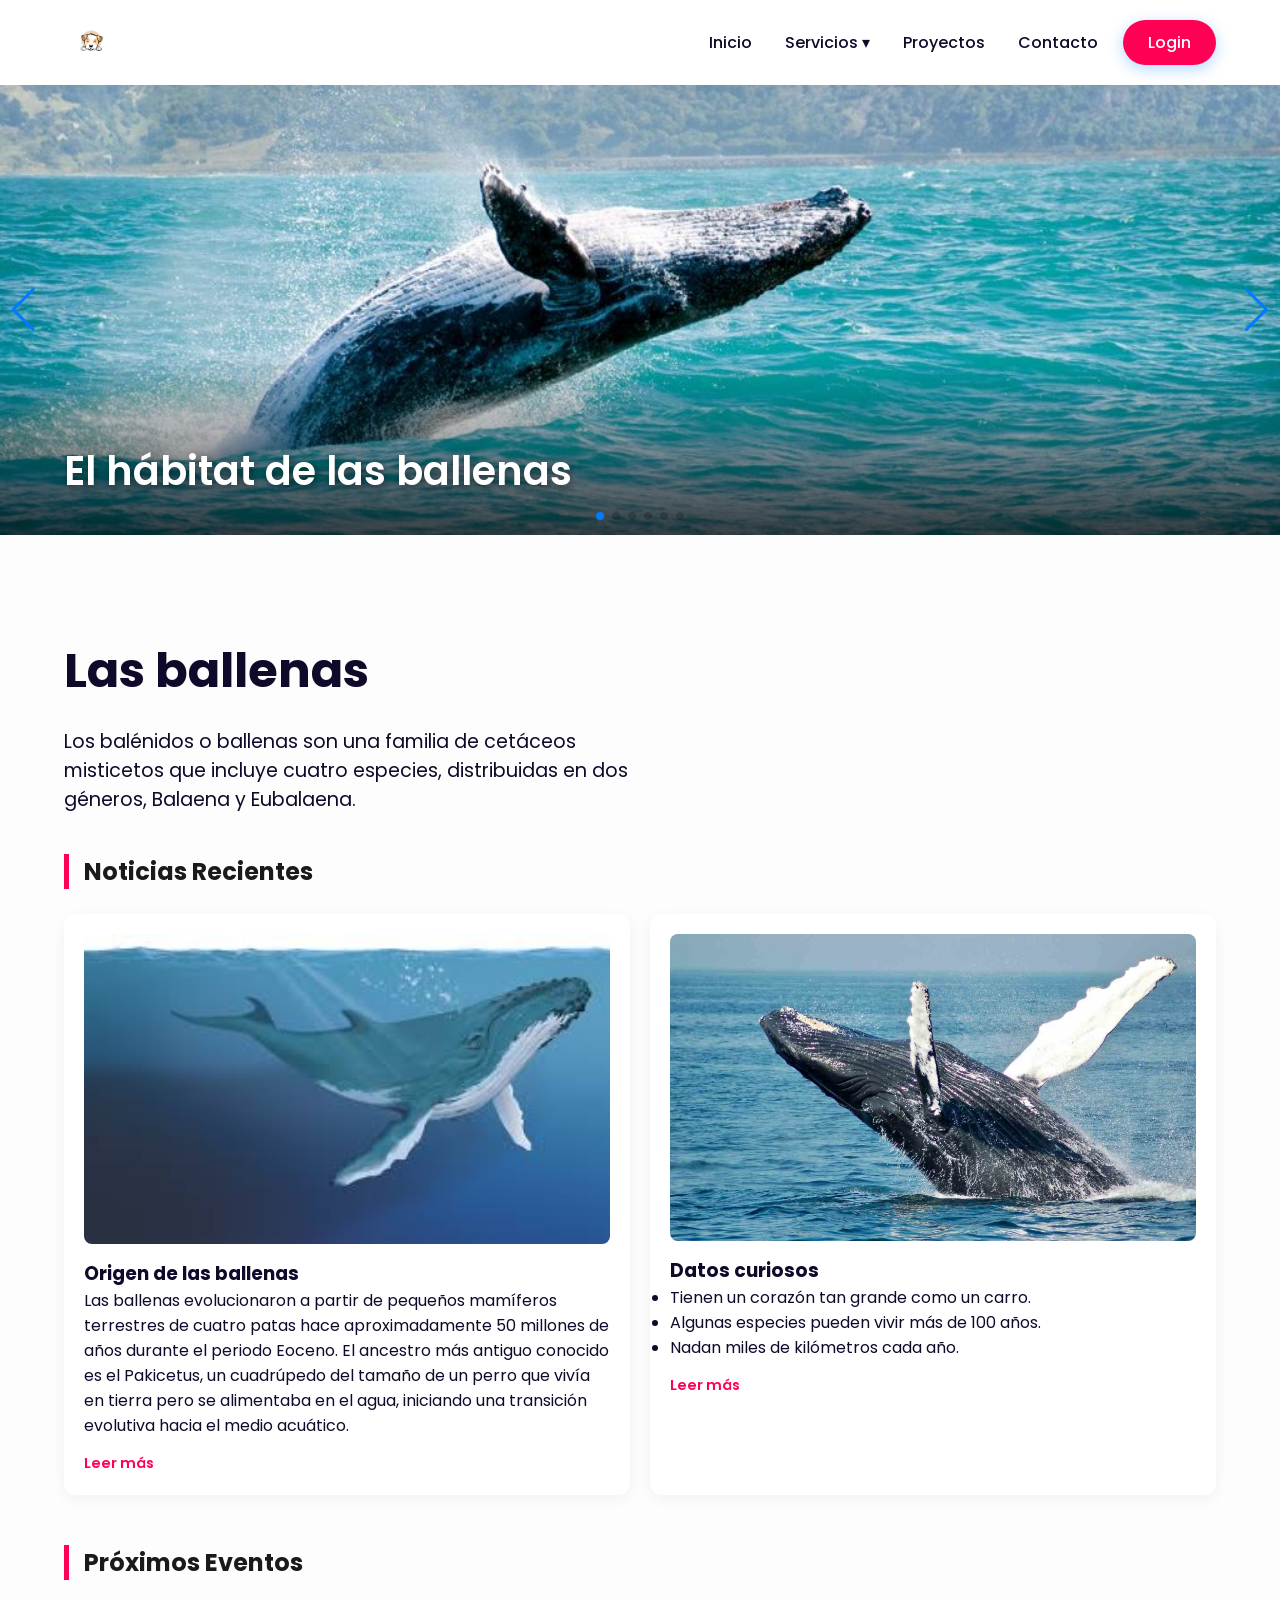
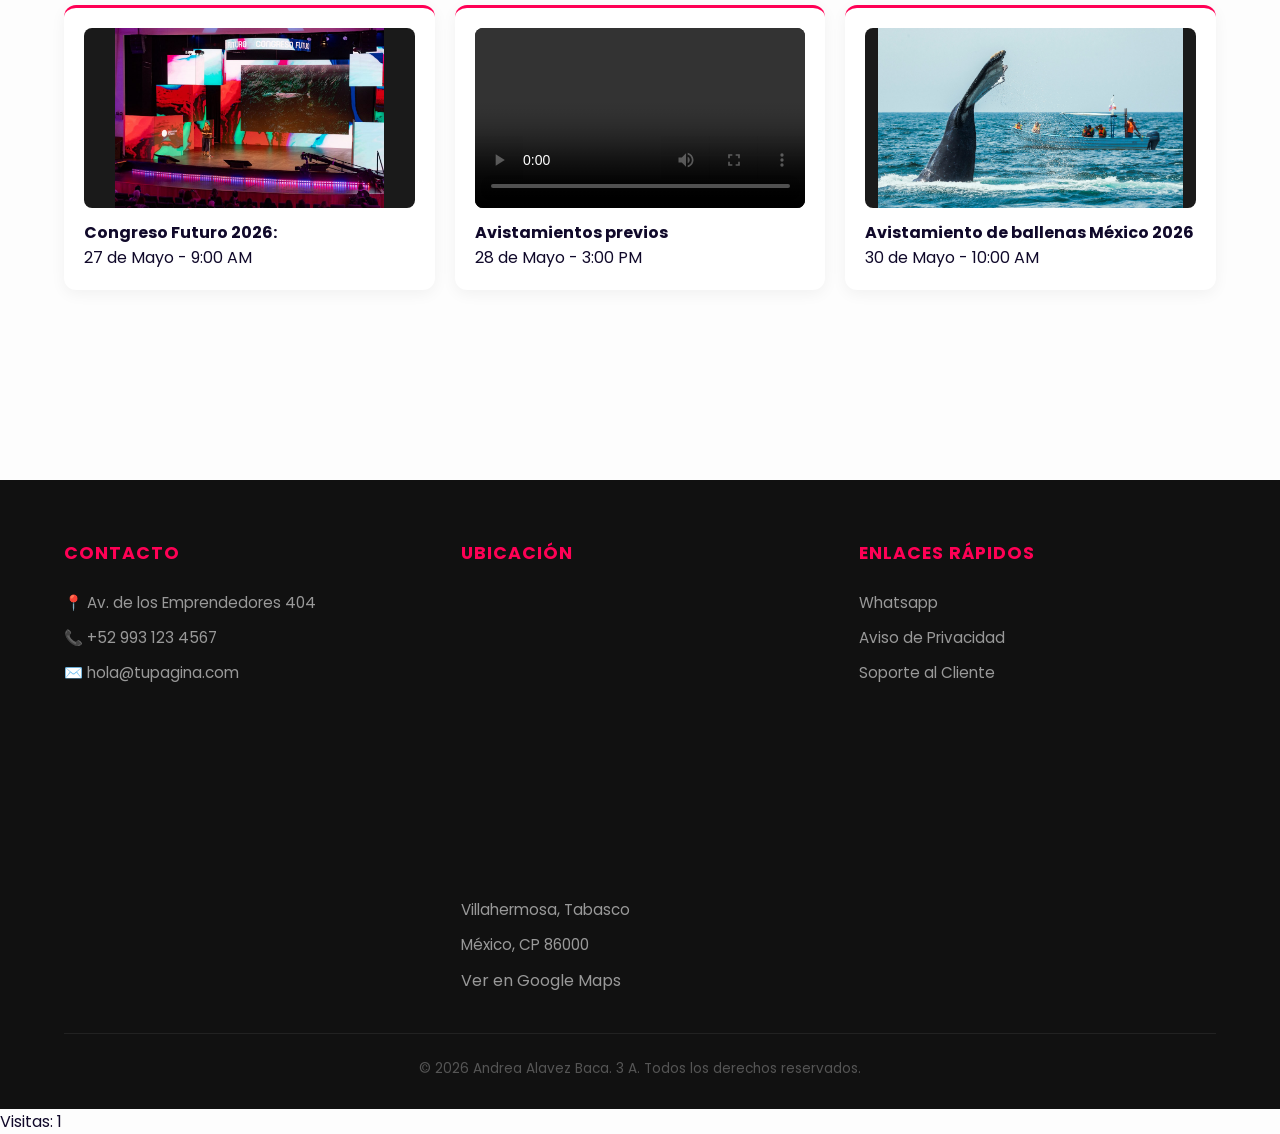
<file: index.html>
<!DOCTYPE html>
<html lang="es">
<head>
    <!-- Google tag (gtag.js) -->
<script async src="https://www.googletagmanager.com/gtag/js?id=G-T7Y654JMBB"></script>
<script>
  window.dataLayer = window.dataLayer || [];
  function gtag(){dataLayer.push(arguments);}
  gtag('js', new Date());

  gtag('config', 'G-T7Y654JMBB');
</script>
    <meta charset="UTF-8">
    <meta name="viewport" content="width=device-width, initial-scale=1.0">
    <title>Maquetación con divs</title>
        <!-- Google Fonts -->
    <link href="https://fonts.googleapis.com/css2?family=Poppins:wght@300;400;600&display=swap" rel="stylesheet">
    <link rel="stylesheet" href="estilos_maquetacion.css">
<link rel='stylesheet' href='https://cdn-uicons.flaticon.com/4.0.0/uicons-solid-rounded/css/uicons-solid-rounded.css'>
<link rel='stylesheet' href='https://cdn-uicons.flaticon.com/4.0.0/uicons-solid-rounded/css/uicons-solid-rounded.css'>
<link rel='stylesheet' href='https://cdn-uicons.flaticon.com/4.0.0/uicons-regular-rounded/css/uicons-regular-rounded.css'>
<link rel='stylesheet' href='https://cdn-uicons.flaticon.com/4.0.0/uicons-solid-rounded/css/uicons-solid-rounded.css'>
<!-- Swiper CSS -->
<link rel="stylesheet" href="https://cdn.jsdelivr.net/npm/swiper@11/swiper-bundle.min.css" />
</head>

<body>

    <header>
        <div class="container">
            <div class="logo">
                <!-- COLOCA TU LOGO AQUÍ -->
                <a href="index.html">
                    <img src="img/logo.png"  alt="Coloca tu logo aquí">
                </a>
            </div>

            <nav>
                <ul class="nav-menu">
                    <li><a href="index.html"><i class="fi fi-sr-home"></i>Inicio</a></li>
                    
                    <li class="dropdown">
                        <a href="#"><i class="fi fi-sr-phone-call"></i>Servicios ▾</a>
                        <ul class="dropdown-content">
                            <li><a href="#">Diseño Digital</a></li>
                            <li><a href="#">Páginas Web</a></li>
                            <li><a href="#">Mantenimiento y redes de cómputo</a></li>
                        </ul>
                    </li>
                   

                    <li><a href="#"><i class="fi fi-rr-edit"></i>Proyectos</a></li>
                    <li><a href="#"><i class="fi fi-sr-user"></i>Contacto</a></li>
                    <li><a href="login.html" class="btn-login">Login</a></li>
                </ul>
            </nav>
        </div>
    </header>
<!-- Banner Principal -->
<div class="swiper mainBanner">
    <div class="swiper-wrapper">
        
        <!-- Slide 1 -->
        <div class="swiper-slide">
            <a href="#" class="banner-link">
                <img src="banner/ballenabanner.jpg" alt="Oferta 1">
                <div class="banner-content">
                    <div class="text-box">
                        <h1>El hábitat de las ballenas</h1>
                    </div>
                </div>
            </a>
        </div>

        <!-- Slide 2 -->
        <div class="swiper-slide">
            <a href="#" class="banner-link">
                <img src="banner/ballenabanner2.jpg" alt="Oferta 2">
                <div class="banner-content">
                    <div class="text-box">
                        <h1>Las gigantes del océano</h1>
                    </div>
                </div>
            </a>
        </div>
        <!-- Slide 3 -->
        <div class="swiper-slide">
            <a href="#" class="banner-link">
                <img src="banner/ballenabanner3.jpg" alt="Oferta 2">
                <div class="banner-content">
                    <div class="text-box">
                        <h1>Las ballenas en el ecosistema</h1>
                    </div>
                </div>
            </a>
        </div>
         <!-- Slide 4 -->
        <div class="swiper-slide">
            <a href="#" class="banner-link">
                <img src="banner/ballenabanner4.jpeg" alt="Oferta 1">
                <div class="banner-content">
                    <div class="text-box">
                        <h1>Un viaje hacia la inmensidad del océano</h1>
                    </div>
                </div>
            </a>
        </div>
         <!-- Slide 5 -->
        <div class="swiper-slide">
            <a href="#" class="banner-link">
                <img src="banner/ballenabanner5.jpg" alt="Oferta 1">
                <div class="banner-content">
                    <div class="text-box">
                        <h1>Temporada de avistamiento</h1>
                    </div>
                </div>
            </a>
        </div>
         <!-- Slide 6 -->
        <div class="swiper-slide">
            <a href="#" class="banner-link">
                <img src="banner/ballenabanner6.jpg" alt="Oferta 1">
                <div class="banner-content">
                    <div class="text-box">
                        <h1>Protege a las ballenas</h1>
                    </div>
                </div>
            </a>
        </div>

    </div>

    <!-- Controles -->
    <div class="swiper-button-next"></div>
    <div class="swiper-button-prev"></div>
    <div class="swiper-pagination"></div>
</div>
    <main class="container" style="padding: 100px 0;">
        <h1 style="font-size: 3rem; margin-bottom: 20px;">Las ballenas</h1>
        <p style="font-size: 1.2rem; max-width: 600px;">Los balénidos o ballenas son una familia de cetáceos misticetos que incluye cuatro especies, distribuidas en dos géneros, Balaena y Eubalaena.</p>
<!-- SECCIÓN DE NOTICIAS Y EVENTOS -->
        <section class="seccion-info">
            
            <!-- FILA DE 2 CUADROS (Noticias Destacadas) -->
            <h2 class="titulo-seccion">Noticias Recientes</h2>
            <div class="contenedor-dos">
                <div class="cuadro cuadro-grande">
                    <div class="imagen-placeholder"><img src="img/ballena.jpg"></div>
                    <h3>Origen de las ballenas</h3>
                    <p>Las ballenas evolucionaron a partir de pequeños mamíferos terrestres de cuatro patas hace aproximadamente 50 millones de años durante el periodo Eoceno. El ancestro más antiguo conocido es el Pakicetus, un cuadrúpedo del tamaño de un perro que vivía en tierra pero se alimentaba en el agua, iniciando una transición evolutiva hacia el medio acuático. </p>
                    <a href="#" class="leer-mas">Leer más</a>
                </div>
                <div class="cuadro cuadro-grande">
                    <div class="imagen-placeholder"><img src="img/ballena1.jpg"></div>
                    <h3>Datos curiosos</h3>
                    <p>
                        <ul>
                            <li>Tienen un corazón tan grande como un carro.</li>
                            <li>Algunas especies pueden vivir más de 100 años.</li>
                            <li>Nadan miles de kilómetros cada año.</li>
                        </ul>
                    </p>
                    
                    <a href="#" class="leer-mas">Leer más</a>
                </div>
            </div>

            <!-- FILA DE 3 CUADROS (Eventos o Info Rápida) -->
            <h2 class="titulo-seccion">Próximos Eventos</h2>
            <div class="contenedor-tres">
    <!-- Cuadro con Imagen -->
    <div class="cuadro cuadro-pequeno">
        <div class="media-container">
            <img src="img/congresofuturo.jpg">
        </div>
        <h4>Congreso Futuro 2026:</h4>
        <p>27 de Mayo - 9:00 AM</p>
    </div>

    <!-- Cuadro con Video -->
    <div class="cuadro cuadro-pequeno">
        <div class="media-container">
            <video controls>
                <source src="video/Avistamiento.mp4" type="video/mp4">
                Tu navegador no soporta videos.
            </video>
        </div>
        <h4>Avistamientos previos</h4>
        <p>28 de Mayo - 3:00 PM</p>
    </div>

    <!-- Cuadro con Info Rápida (Solo texto si quieres) -->
    <div class="cuadro cuadro-pequeno">
        <div class="media-container">
            <img src="img/avistamiento.jpg" alt="Evento">
        </div>
        <h4>Avistamiento de ballenas  México 2026</h4>
        <p>30 de Mayo - 10:00 AM</p>
    </div>
</div>
</section>
        
    </main>

    <footer>
        <div class="container">
            <div class="footer-grid">
                <div class="footer-col">
                    <h4>Contacto</h4>
                    <p>📍 Av. de los Emprendedores 404</p>
                    <p>📞 +52 993 123 4567</p>
                    <p>✉️ hola@tupagina.com</p>
                </div>
                <div class="footer-col">
                    <h4>Ubicación</h4>
                    <iframe src="https://www.google.com/maps/embed?pb=!1m18!1m12!1m3!1d3785.4291174351215!2d-93.20669932503972!3d18.41881558265512!2m3!1f0!2f0!3f0!3m2!1i1024!2i768!4f13.1!3m3!1m2!1s0x85eef311992e2aeb%3A0xf933fdc5c2d4b3dc!2sRefiner%C3%ADa%20Olmeca%20%7C%20PEMEX!5e0!3m2!1sen!2smx!4v1779738194341!5m2!1sen!2smx" width="400" height="300" style="border:0;" allowfullscreen="" loading="lazy" referrerpolicy="no-referrer-when-downgrade"></iframe>
                    <p>Villahermosa, Tabasco</p>
                    <p>México, CP 86000</p>
                    <a href="#">Ver en Google Maps</a>
                </div>
                <div class="footer-col">
                    <h4>Enlaces Rápidos</h4>
                    <ul>
                        <li><a href="https://wa.me/529935902616?text=Hola,%20me%20gustaría%20recibir%20información%20sobre%20sus%20productos%20o%20servicios."> <i class="fi fi-brands-whatsapp"></i> <link rel='stylesheet' href='https://cdn-uicons.flaticon.com/4.0.0/uicons-brands/css/uicons-brands.css'>Whatsapp</a></li>
                        <li><a href="#">Aviso de Privacidad</a></li>
                        <li><a href="#">Soporte al Cliente</a></li>
                    </ul>
                </div>
            </div>
            <div class="footer-bottom">
                &copy; 2026 Andrea Alavez Baca. 3 A. Todos los derechos reservados.
            </div>
        </div>
    </footer>
<script src="https://cdn.jsdelivr.net/npm/swiper@11/swiper-bundle.min.js"></script>
<script src="banner/banner.js"></script>
<script>
let visitas = localStorage.getItem("visitas");

if(visitas == null){
    visitas = 0;
}

visitas++;

localStorage.setItem("visitas", visitas);

document.write("Visitas: " + visitas);
</script>
</body>
</html>
</file>
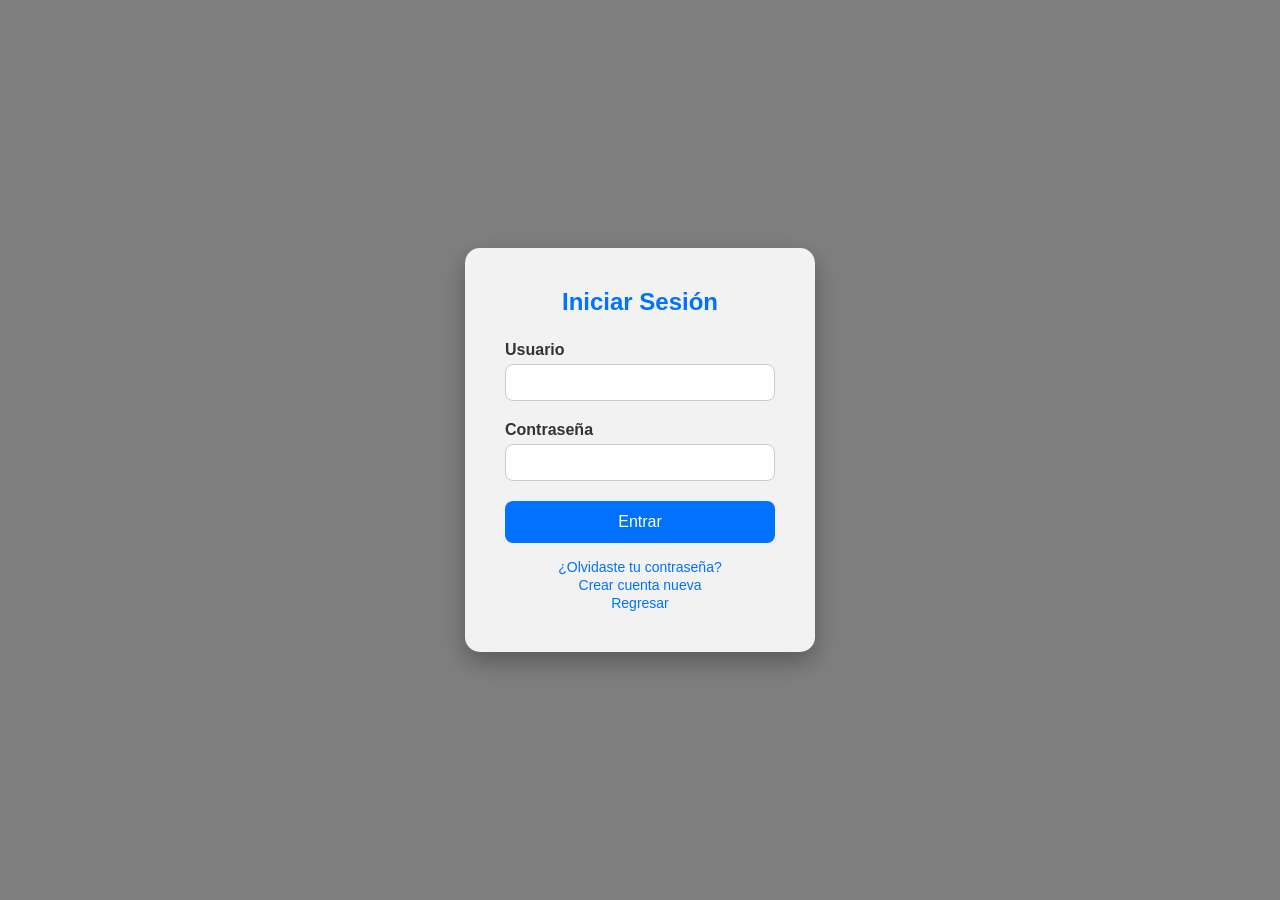
<file: login.html>
<!DOCTYPE html>
<html lang="es">
<head>
  <meta charset="UTF-8" />
  <meta name="viewport" content="width=device-width, initial-scale=1.0"/>
  <title>Iniciar Sesión</title>
  <link rel="stylesheet" href="estilos.css">
</head>
<body>
  <!-- Contenedor del formulario -->
  <div class="login-box">
    <h2>Iniciar Sesión</h2>
    <form action="#" method="post" id="formularioLogin">
      <!-- Campo de usuario -->
      <label for="usuario">Usuario</label>
      <input type="text" id="usuario" name="usuario" required />

      <!-- Campo de contraseña -->
      <label for="contrasena">Contraseña</label>
      <input type="password" id="contrasena" name="contrasena" required />

      <!-- Botón de envío -->
      <input type="submit" value="Entrar" />
    </form>

    <!-- Enlaces adicionales -->
    <div class="extra">
      <p><a href="#">¿Olvidaste tu contraseña?</a></p>
      <p><a href="#">Crear cuenta nueva</a></p>
       <p><a href="index.html">Regresar</a></p>
    </div>
  </div>
  <script type="text/javascript" src="login.js"></script>
</body>
</html>
</file>
<file: estilos_maquetacion.css>
/* --- 1. VARIABLES --- */
:root {
    --color-primario: #ff0055; /* Color principal (rosa) */
    --color-oscuro: #1a1a1a; /* Color oscuro para textos fuertes */
    --color-texto: #10092a; /* Color general del texto */
    --blanco: #ffffff; /* Color blanco */
    --sombra: 0 10px 30px rgba(0,0,0,0.1); /* Sombra suave */
    --transicion: all 0.4s cubic-bezier(0.165, 0.84, 0.44, 1); /* Animación suave */
}

/* Reset básico para quitar márgenes por defecto */
* {
    margin: 0;
    padding: 0;
    box-sizing: border-box; /* Evita que el padding rompa tamaños */
}

/* Configuración general del body */
body {
    font-family: 'Poppins', sans-serif; /* Fuente */
    background-color: #fdfdfd; /* Fondo claro */
    color: var(--color-texto); /* Color del texto */
    display: flex;
    flex-direction: column;
    min-height: 100vh; /* Para que el footer quede abajo */
}

/* Contenedor centrado */
.container {
    width: 90%;
    max-width: 1200px; /* Ancho máximo */
    margin: 0 auto; /* Centrar */
}

/* --- 2. HEADER Y LOGO --- */
header {
    background: var(--blanco); /* Fondo blanco */
    padding: 15px 0;
    box-shadow: 0 2px 15px rgba(0,0,0,0.05); /* Sombra ligera */
    position: sticky; /* Se queda fijo arriba */
    top: 0;
    z-index: 1000; /* Siempre encima */
}

/* Alinea logo y menú */
header .container {
    display: flex;
    justify-content: space-between;
    align-items: center;
}

/* CONFIGURACIÓN DEL LOGO */
.logo img {
    height: 55px; /* Tamaño del logo */
    width: auto;
    display: block;
}

/* --- 3. NAVEGACIÓN Y MENÚ --- */
.nav-menu {
    display: flex; /* Menú en fila */
    list-style: none; /* Quita viñetas */
    align-items: center;
}

/* Separación entre opciones */
.nav-menu > li {
    margin-left: 25px;
    position: relative; /* Necesario para submenú */
}

/* Estilo de enlaces */
.nav-menu a {
    text-decoration: none;
    color: var(--color-oscuro);
    font-weight: 500;
    padding: 10px 0;
    transition: var(--transicion);
    display: block;

    /* Permite alinear iconos con texto */
    display: inline-flex; 
    align-items: center; 
    gap: 8px; 
    text-decoration: none; 
    color: inherit;
}

/* Línea animada debajo del menú */
.nav-menu > li > a::after {
    content: '';
    position: absolute;
    width: 0; /* Empieza invisible */
    height: 2px;
    bottom: 0;
    left: 0;
    background-color: var(--color-primario);
    transition: var(--transicion);
}

/* Cuando pasas el mouse aparece la línea */
.nav-menu > li:hover > a::after {
    width: 100%;
}

/* Cambio de color al pasar el mouse */
.nav-menu a:hover {
    color: var(--color-primario);
}

/* --- 4. SUBMENÚ DESPLEGABLE --- */
.dropdown-content {
    position: absolute;
    top: 120%; /* Debajo del menú */
    left: -20px;
    background: var(--blanco);
    min-width: 220px;
    padding: 15px 0;
    list-style: none;
    border-radius: 12px; /* Bordes redondeados */
    box-shadow: var(--sombra);

    /* Oculto por defecto */
    opacity: 0;
    visibility: hidden;
    transform: translateY(20px); /* Baja un poco */
    transition: var(--transicion);
}

/* Mostrar el submenú al pasar el mouse */
.dropdown:hover .dropdown-content {
    opacity: 1;
    visibility: visible;
    transform: translateY(0);
}

/* Estilo de opciones del submenú */
.dropdown-content li a {
    padding: 12px 25px;
    font-size: 0.9rem;
    color: var(--color-texto);
    font-weight: 400;
}

/* Hover en submenú */
.dropdown-content li a:hover {
    background-color: #f8faff;
    color: var(--color-primario);
    padding-left: 30px; /* Se mueve a la derecha */
}

/* Botón Login resaltado */
.btn-login {
    background-color: var(--color-primario);
    color: var(--blanco) !important;
    padding: 10px 25px !important;
    border-radius: 50px; /* Forma redonda */
    box-shadow: 0 4px 15px rgba(0, 123, 255, 0.3);
}

/* Efecto hover del botón */
.btn-login:hover {
    transform: translateY(-2px); /* Se levanta */
    box-shadow: 0 6px 20px rgba(0, 123, 255, 0.4);
}

/* --- 5. RESPONSIVE --- */
@media (max-width: 850px) {

    /* Header en columna */
    header .container {
        flex-direction: column;
        gap: 20px;
    }

    /* Menú se adapta */
    .nav-menu {
        flex-wrap: wrap;
        justify-content: center;
    }

    .nav-menu li {
        margin: 5px 15px;
    }

    /* Submenú en móvil */
    .dropdown-content {
        position: static; /* Ya no flotante */
        box-shadow: none;
        opacity: 1;
        visibility: visible;
        transform: none;
        display: none; /* Oculto */
        background: #f1f1f1;
    }

    /* Mostrar al hacer hover */
    .dropdown:hover .dropdown-content {
        display: block;
    }
}

/* --- 6. FOOTER 3 COLUMNAS --- */
footer {
    background: #111;
    color: #fff;
    padding: 60px 0 30px;
    margin-top: auto; /* Empuja el footer abajo */
}

/* Grid para dividir en columnas */
.footer-grid {
    display: grid;
    grid-template-columns: repeat(auto-fit, minmax(250px, 1fr)); /* Responsive */
    gap: 40px;
    margin-bottom: 40px;
}

/* Títulos del footer */
.footer-col h4 {
    color: var(--color-primario);
    margin-bottom: 25px;
    font-size: 1.1rem;
    text-transform: uppercase;
    letter-spacing: 1px;
}

/* Texto del footer */
.footer-col p, .footer-col li {
    color: #999;
    font-size: 0.95rem;
    margin-bottom: 12px;
}

/* Quita viñetas */
.footer-col ul { 
    list-style: none; 
}

/* Enlaces del footer */
.footer-col a {
    color: #999;
    text-decoration: none;
    transition: var(--transicion);
}

/* Hover enlaces */
.footer-col a:hover {
    color: var(--blanco);
}

/* Parte inferior del footer */
.footer-bottom {
    text-align: center;
    border-top: 1px solid #222;
    padding-top: 25px;
    color: #555;
    font-size: 0.85rem;
}
 /* ESTILOS CSS PARA ESTA SECCIÓN (Agrégalos a tu bloque <style>) */

    .seccion-info {
        padding: 40px 0;
    }

    .titulo-seccion {
        margin-bottom: 25px;
        color: var(--color-oscuro);
        border-left: 5px solid var(--color-primario);
        padding-left: 15px;
    }

    /* Contenedores Flexbox */
    .contenedor-dos, .contenedor-tres {
        display: flex;
        gap: 20px;
        flex-wrap: wrap; /* Para que sea responsivo */
        margin-bottom: 50px;
    }

    /* Estilo base de los cuadros */
    .cuadro {
        background: var(--blanco);
        border-radius: 12px;
        padding: 20px;
        box-shadow: 0 4px 15px rgba(0,0,0,0.05);
        transition: transform 0.3s ease;
    }

    .cuadro:hover {
        transform: translateY(-5px);
    }

    /* Tamaños específicos */
    .cuadro-grande {
        flex: 1 1 calc(50% - 20px); /* 2 cuadros por fila */
        min-width: 300px;
    }

    .cuadro-pequeno {
        flex: 1 1 calc(33.33% - 20px); /* 3 cuadros por fila */
        min-width: 250px;
        border-top: 3px solid var(--color-primario);
        align-items: center;
    }
.imagen-placeholder {
    width: 100%;
    height: auto;       /* Ya no obligamos a que mida 200px */
    overflow: hidden;
    border-radius: 8px;
    margin-bottom: 15px;
}

.imagen-placeholder img {
    width: 100%;        /* Ocupa todo el ancho disponible */
    height: auto;       /* Mantiene su proporción natural */
    display: block;
}
  
    /* Elementos internos 
    .imagen-placeholder {
        background: #eee;
        height: 150px;
        display: flex;
        align-items: center;
        justify-content: center;
        border-radius: 8px;
        margin-bottom: 15px;
        color: #888;
    }*/

    .leer-mas {
        display: inline-block;
        margin-top: 15px;
        color: var(--color-primario);
        text-decoration: none;
        font-weight: 600;
        font-size: 0.9rem;
    }
    /* Contenedor universal para fotos y videos */
.media-container {
    width: 100%;
    height: 180px;         /* Altura fija para que los 3 cuadros estén parejos */
    background-color: #1a1a1a; /* Fondo oscuro para resaltar el contenido */
    display: flex;
    align-items: center;
    justify-content: center;
    border-radius: 8px;
    margin-bottom: 12px;
    overflow: hidden;
}

/* Ajuste para que se vea TODO (Imagen) */
.media-container img {
    max-width: 100%;
    max-height: 100%;
    object-fit: contain;   /* ESTA ES LA CLAVE: No corta nada */
}

/* Ajuste para que se vea TODO (Video) */
.media-container video {
    width: 100%;
    height: 100%;
    object-fit: contain;   /* ESTA ES LA CLAVE: Muestra el video completo */
    outline: none;
}
/* --- ESTILOS DEL BANNER --- */
.mainBanner {
    width: 100%;
    height: 450px; /* Altura ideal tipo e-commerce */
    position: relative;
}

.mainBanner .swiper-slide {
    position: relative;
    overflow: hidden;
}

.mainBanner img {
    width: 100%;
    height: 100%;
    object-fit: cover; /* Ajuste perfecto de la imagen */
    object-position: center;
}

/* Capa de contenido sobre la imagen */
.banner-content {
    position: absolute;
    top: 0;
    left: 0;
    width: 100%;
    height: 100%;
    display: flex;
    align-items: center; /* Centrado vertical */
    padding-left: 10%; /* Alineado a la izquierda como ML */
    background: linear-gradient(to right, rgba(0,0,0,0.4), transparent); /* Degradado para legibilidad */
}

.text-box {
    color: white;
    max-width: 500px;
}

.text-box span {
    font-size: 0.9rem;
    font-weight: 600;
    letter-spacing: 2px;
    color: var(--color-primario);
}

.text-box h1 {
    font-size: 3rem;
    margin: 10px 0 20px;
    line-height: 1.1;
}

.btn-comprar {
    padding: 12px 30px;
    background: var(--color-primario);
    border: none;
    color: white;
    font-weight: 600;
    border-radius: 5px;
    cursor: pointer;
    transition: transform 0.3s;
}

.btn-comprar:hover {
    transform: scale(1.05);
}

/* --- RESPONSIVE --- */
@media (max-width: 768px) {
    .mainBanner { height: 300px; }
    .text-box h1 { font-size: 1.8rem; }
    .banner-content { padding-left: 5%; }
}
/* --- ESTILOS DEL BANNER --- */
.mainBanner {
    width: 100%;
    height: 450px;
    position: relative;
}

/* Hace que todo el slide sea clickable */
.banner-link {
    text-decoration: none;
    display: block;
    width: 100%;
    height: 100%;
    position: relative;
}

.mainBanner .swiper-slide {
    position: relative;
    overflow: hidden;
}

.mainBanner img {
    width: 100%;
    height: 100%;
    object-fit: cover;
    object-position: center;
    transition: transform 0.5s ease; /* Efecto zoom opcional */
}

/* Zoom suave al pasar el mouse por el banner */
.banner-link:hover img {
    transform: scale(1.05);
}

/* Capa de contenido: Alineada ABAJO a la IZQUIERDA */
.banner-content {
    position: absolute;
    top: 0;
    left: 0;
    width: 100%;
    height: 100%;
    display: flex;
    align-items: flex-end; /* Mueve el texto al fondo */
    justify-content: flex-start; /* Mueve el texto a la izquierda */
    padding: 40px 5%; /* Espacio desde los bordes */
    /* Degradado oscuro desde abajo para que el texto blanco se lea perfecto */
    background: linear-gradient(to top, rgba(0,0,0,0.7) 0%, transparent 40%);
    box-sizing: border-box;
}

.text-box {
    color: white;
    max-width: 80%;
}

.text-box h1 {
    font-size: 2.5rem;
    margin: 0;
    line-height: 1.2;
    font-weight: 600;
    /* Sombra de apoyo */
    text-shadow: 2px 2px 10px rgba(0,0,0,0.5);
}

/* --- RESPONSIVE --- */
@media (max-width: 768px) {
    .mainBanner { height: 300px; }
    .text-box h1 { font-size: 1.5rem; }
    .banner-content { padding: 20px 5%; }
}
</file>
<file: estilos.css>
/* Elimina márgenes y rellenos por defecto y ajusta el modelo de caja */
    * {
      box-sizing: border-box;
      margin: 0;
      padding: 0;
    }

    /* Estilos generales del cuerpo de la página */
    body {
      font-family: 'Segoe UI', Tahoma, Geneva, Verdana, sans-serif; /* Fuente moderna y legible */
      height: 100vh; /* Altura completa de la ventana */
      background: url('https://images.unsplash.com/photo-1508780709619-79562169bc64?auto=format&fit=crop&w=1600&q=80') 
        no-repeat center center fixed; /* Imagen de fondo centrada y fija */
      background-size: cover; /* Ajusta la imagen para cubrir toda la pantalla */
      position: relative; /* Necesario para colocar la capa transparente encima */
    }

    /* Capa oscura semitransparente sobre el fondo */
    body::before {
      content: ""; /* Obligatorio para pseudoelemento */
      position: absolute; /* Cubre toda la pantalla */
      top: 0;
      left: 0;
      height: 100%;
      width: 100%;
      background-color: rgba(0, 0, 0, 0.5); /* Negro con opacidad del 50% */
      z-index: 0; /* Detrás del contenido principal */
    }

    /* Caja del formulario de login */
    .login-box {
      position: relative; /* Para situarse por encima de la capa oscura */
      z-index: 1; /* Encima de la capa transparente */
      background-color: rgba(255, 255, 255, 0.9); /* Blanco con opacidad (transparente) */
      padding: 40px; /* Espacio interior */
      border-radius: 15px; /* Bordes redondeados */
      box-shadow: 0 10px 25px rgba(0, 0, 0, 0.3); /* Sombra para efecto flotante */
      width: 100%;
      max-width: 350px; /* Ancho máximo */
      margin: auto; /* Centrado horizontal */
      top: 50%;
      transform: translateY(-50%); /* Centrado vertical */
    }

    /* Título del formulario */
    .login-box h2 {
      text-align: center;
      margin-bottom: 25px;
      color: #0072ff; /* Azul moderno */
    }

    /* Etiquetas de los campos */
    .login-box label {
      display: block;
      margin-bottom: 5px;
      font-weight: bold;
      color: #333;
    }

    /* Campos de texto */
    .login-box input[type="text"],
    .login-box input[type="password"] {
      width: 100%;
      padding: 10px;
      margin-bottom: 20px;
      border: 1px solid #ccc;
      border-radius: 8px;
      outline: none;
      transition: 0.3s ease; /* Suaviza efectos al enfocar */
    }

    /* Efecto al enfocar los campos */
    .login-box input[type="text"]:focus,
    .login-box input[type="password"]:focus {
      border-color: #0072ff; /* Borde azul al enfocar */
      box-shadow: 0 0 5px rgba(0, 114, 255, 0.3);
    }

    /* Botón de enviar */
    .login-box input[type="submit"] {
      width: 100%;
      padding: 12px;
      background-color: #0072ff; /* Azul moderno */
      color: white;
      border: none;
      border-radius: 8px;
      font-size: 16px;
      cursor: pointer;
      transition: background-color 0.3s ease;
    }

    /* Efecto al pasar el mouse sobre el botón */
    .login-box input[type="submit"]:hover {
      background-color: #005bb5; /* Azul más oscuro al pasar el cursor */
    }

    /* Estilos para enlaces adicionales */
    .login-box .extra {
      text-align: center;
      margin-top: 15px;
    }

    .login-box .extra a {
      text-decoration: none;
      color: #0072ff;
      font-size: 14px;
    }

    .login-box .extra a:hover {
      text-decoration: underline; /* Subrayado al pasar el cursor */
    }
</file>
